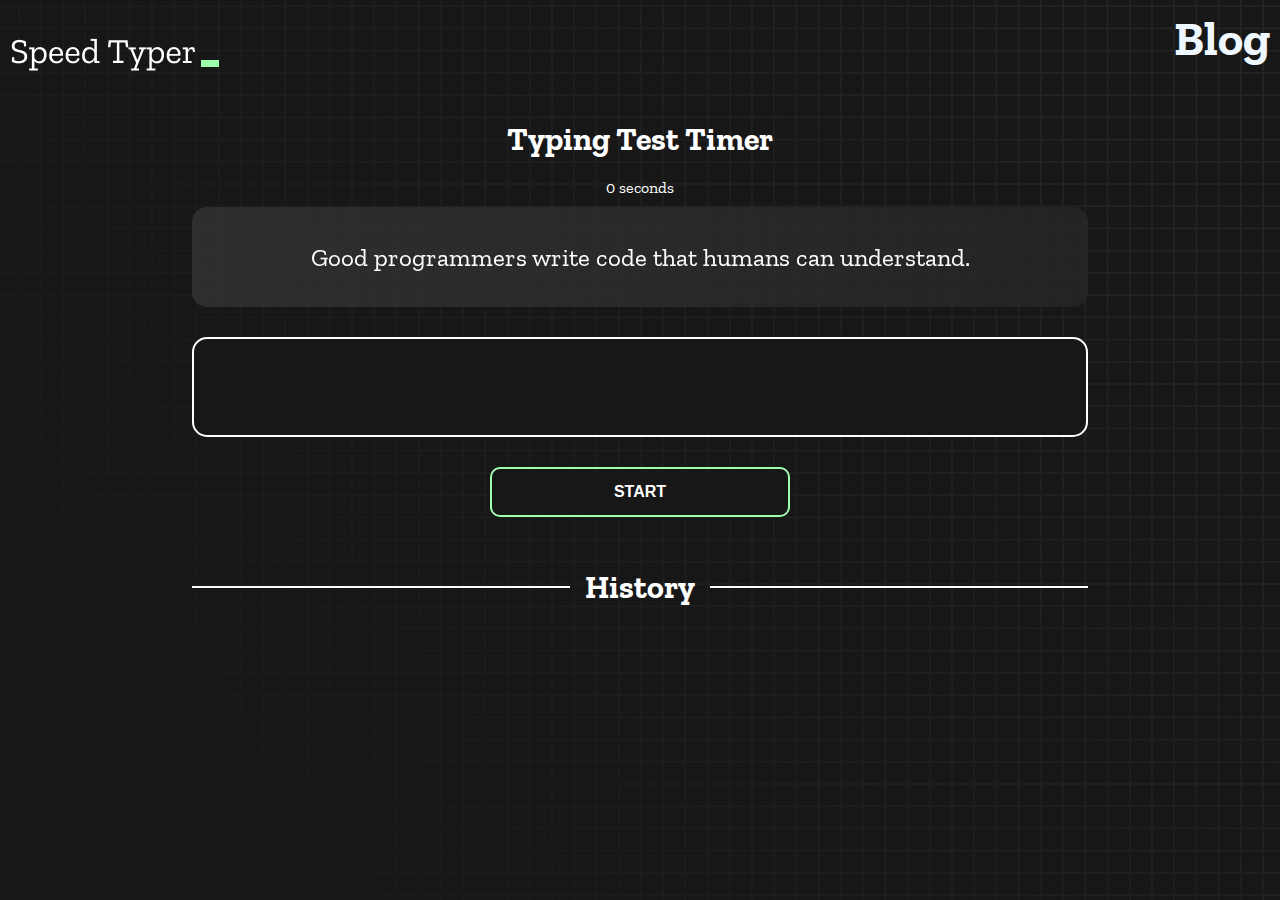
<file: index.html>
<!DOCTYPE html>
<html lang="en">
  <head>
    <meta charset="UTF-8" />
    <meta http-equiv="X-UA-Compatible" content="IE=edge" />
    <meta name="viewport" content="width=device-width, initial-scale=1.0" />
    <title>Speed Monster</title>
    <link rel="stylesheet" href="styles.css" />
    <link rel="preconnect" href="https://fonts.googleapis.com" />
    <link rel="preconnect" href="https://fonts.gstatic.com" crossorigin />
    <link
      href="https://fonts.googleapis.com/css2?family=Zilla+Slab:wght@300;400;500&display=swap"
      rel="stylesheet"
    />
  </head>
  <body>
    <!-- Header section -->
    <header>
      <nav class="navbar">
        <h1 class="title">
          <a href="index.html"><img src="./logo.png" /></a></h1>
          
        <h1 class="blog"><a href="blog.html">Blog</a></h1>
      </nav>
    </header>
    <!-- ---main section===== -->

    <main>
      <h1 class="timer">Typing Test Timer</h1>
    <div id="show-time">0 seconds</div>

    <div class="box-container">
      <div id="question"></div>

      <div id="display" class="inactive"></div>

      <div class="buttons">
        <button id="starts">START</button>
      </div>

      <div class="divider-container">
        <div class="line"></div>
        <h1 class="title2">History</h1>
        <div class="line"></div>
      </div>
      <div id="histories"></div>
    </div>

    <div id="countdown"></div>
    <div id="modal-background" class="hidden"></div>
    <div id="result" class="hidden"></div>
    </main>

    <script src="./history.js"></script>
    <script src="./script.js"></script>
  </body>
</html>
</file>
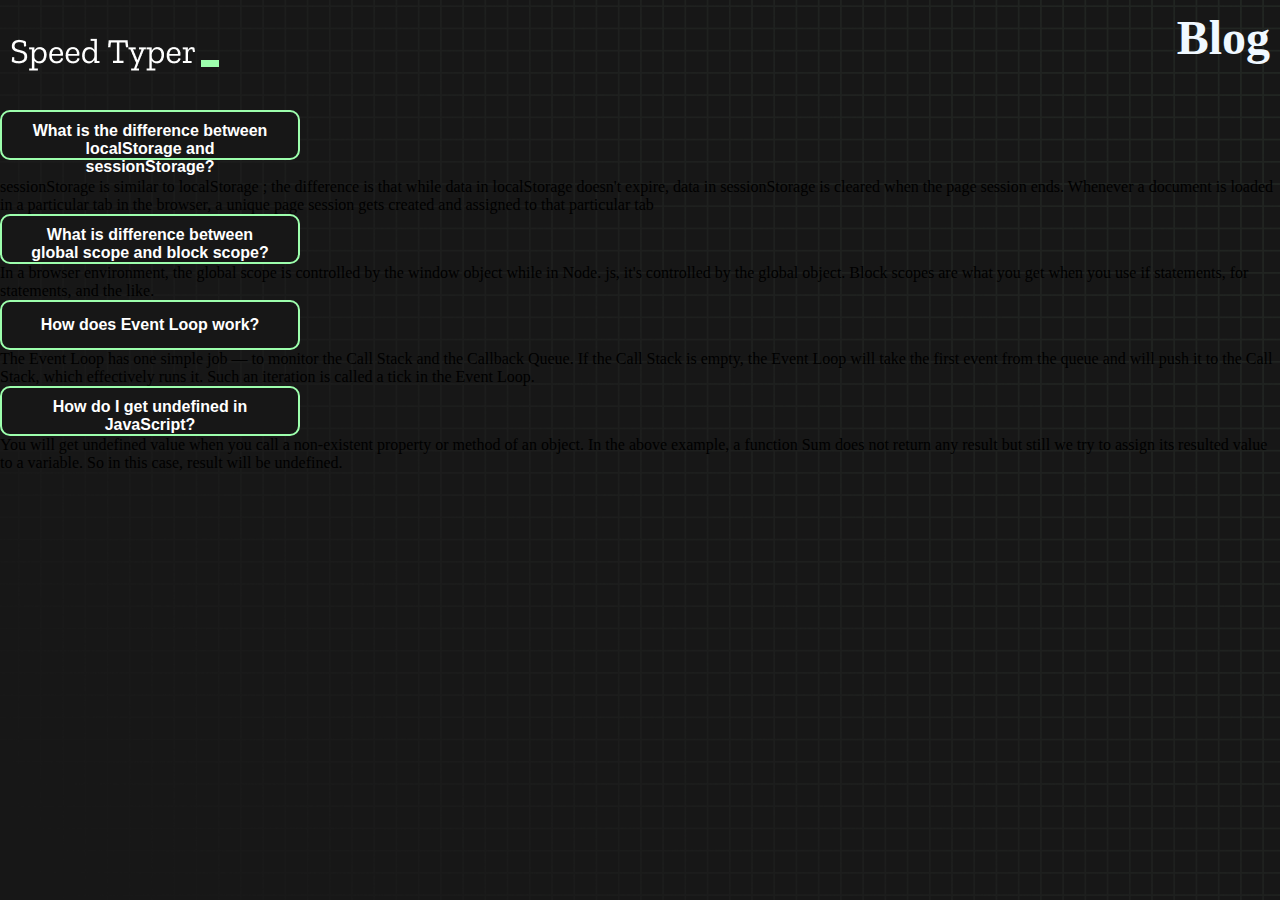
<file: blog.html>
<!DOCTYPE html>
<html lang="en">

<head>
    <meta charset="UTF-8">
    <meta http-equiv="X-UA-Compatible" content="IE=edge">
    <meta name="viewport" content="width=device-width, initial-scale=1.0">
    <link rel="stylesheet" href="styles.css" />
    <link href="https://cdn.jsdelivr.net/npm/bootstrap@5.2.1/dist/css/bootstrap.min.css" rel="stylesheet" integrity="sha384-iYQeCzEYFbKjA/T2uDLTpkwGzCiq6soy8tYaI1GyVh/UjpbCx/TYkiZhlZB6+fzT" crossorigin="anonymous">
    <title>My Blog</title>
</head>

<body>
  <!-- header section -->
    <header>
        <nav class="navbar">
            <h1 class="title">
                <a href="index.html"><img src="./logo.png" /></a>
            </h1>
            <h1 class="blog"><a href="blog.html">Blog</a></h1>
        </nav>
    </header>
    <main>
      <!-- acordian section -->
        <div class="accordion" id="accordionExample">
            <div class="accordion-item">
              <h2 class="accordion-header" id="headingOne">
                <button class="accordion-button" type="button" data-bs-toggle="collapse" data-bs-target="#collapseOne" aria-expanded="true" aria-controls="collapseOne">
                    What is the difference between localStorage and sessionStorage?
                </button>
              </h2>
              <div id="collapseOne" class="accordion-collapse collapse show" aria-labelledby="headingOne" data-bs-parent="#accordionExample">
                <div class="accordion-body">
                    sessionStorage is similar to localStorage ; the difference is that while data in localStorage doesn't expire, data in sessionStorage is cleared when the page session ends. Whenever a document is loaded in a particular tab in the browser, a unique page session gets created and assigned to that particular tab
                </div>
              </div>
            </div>
            <div class="accordion-item">
              <h2 class="accordion-header" id="headingTwo">
                <button class="accordion-button collapsed" type="button" data-bs-toggle="collapse" data-bs-target="#collapseTwo" aria-expanded="false" aria-controls="collapseTwo">
                    What is difference between global scope and block scope?
                </button>
              </h2>
              <div id="collapseTwo" class="accordion-collapse collapse" aria-labelledby="headingTwo" data-bs-parent="#accordionExample">
                <div class="accordion-body">
                    In a browser environment, the global scope is controlled by the window object while in Node. js, it's controlled by the global object. Block scopes are what you get when you use if statements, for statements, and the like.
                </div>
              </div>
            </div>
            <div class="accordion-item">
              <h2 class="accordion-header" id="headingThree">
                <button class="accordion-button collapsed" type="button" data-bs-toggle="collapse" data-bs-target="#collapseThree" aria-expanded="false" aria-controls="collapseThree">
                    How does Event Loop work?
                </button>
              </h2>
              <div id="collapseThree" class="accordion-collapse collapse" aria-labelledby="headingThree" data-bs-parent="#accordionExample">
                <div class="accordion-body">
                    The Event Loop has one simple job — to monitor the Call Stack and the Callback Queue. If the Call Stack is empty, the Event Loop will take the first event from the queue and will push it to the Call Stack, which effectively runs it. Such an iteration is called a tick in the Event Loop.
                </div>
              </div>
            </div>
            <div class="accordion-item">
              <h2 class="accordion-header" id="headingFour">
                <button class="accordion-button collapsed" type="button" data-bs-toggle="collapse" data-bs-target="#collapseFour" aria-expanded="false" aria-controls="collapseFour">
                    How do I get undefined in JavaScript?
                </button>
              </h2>
              <div id="collapseFour" class="accordion-collapse collapse" aria-labelledby="headingThree" data-bs-parent="#accordionExample">
                <div class="accordion-body">
                    You will get undefined value when you call a non-existent property or method of an object. In the above example, a function Sum does not return any result but still we try to assign its resulted value to a variable. So in this case, result will be undefined.
                </div>
              </div>
            </div>
          </div>

    </main>
    <script src="https://cdn.jsdelivr.net/npm/bootstrap@5.2.1/dist/js/bootstrap.bundle.min.js" integrity="sha384-u1OknCvxWvY5kfmNBILK2hRnQC3Pr17a+RTT6rIHI7NnikvbZlHgTPOOmMi466C8" crossorigin="anonymous"></script>
  </body>
</html>
</body>

</html>
</file>
<file: styles.css>
.navbar{
  text-align: center;
  display: flex;
  justify-content: space-between;
  text-align: center;
  margin: 10px;
}
.blog a{
  text-decoration: none;
  color: aliceblue;
  font-size:150%;
}
.timer{
  text-align: center;
  color: white;
  margin: 20px 0;
}

* {
  padding: 0;
  margin: 0;
  box-sizing: border-box;
}

body {
  background-image: url("./bg.png");
  background-size: cover;
  background-position: left top;
  font-family: "Zilla Slab", serif;
}

.box-container {
  width: 70%;
  margin: 0 auto;
}

#question {
  height: 100px;
  display: flex;
  align-items: center;
  justify-content: center;
  color: white;
  font-size: 25px;
  border-radius: 15px;
  background: rgb(255, 255, 255);
  background: linear-gradient(
    92.49deg,
    rgba(255, 255, 255, 0.1) 0.18%,
    rgba(255, 255, 255, 0.05) 99.85%
  );
  backdrop-filter: blur(5px);
  margin-bottom: 30px;
}

#display {
  height: 100px;
  display: flex;
  flex-wrap: wrap;
  align-items: center;
  padding-left: 5rem;
  color: white;
  font-size: 32px;
  background-color: #171717;
  border: 2px solid #9dffad;
  border-radius: 15px;
}

#countdown {
  position: fixed;
  height: 100vh;
  width: 100vw;
  background-color: rgba(0, 0, 0, 0.8);
  top: 0;
  left: 0;
  display: flex;
  align-items: center;
  justify-content: center;
  font-size: 3rem;
  color: white;
  display: none;
}
#result {
  position: fixed;
  top: 50%;
  left: 50%;
  transform: translate(-50%, -50%);
  height: 250px;
  width: 400px;
  background-color: #171717;
  border-radius: 15px;
  border: 2px solid #9dffad;
  color: white;
  text-align: center;
  padding: 2rem;
}
#show-time{
  text-align: center;
  color: white;
  margin: 10px 0;
}

.green {
  color: #9dffad;
}
.red {
  color: #eb6565;
}
.bold {
  font-weight: 700;
}
.inactive {
  border: 2px solid white !important;
}
.hidden {
  display: none;
}
.title {
  text-align: center;
  color: white;
  margin: 20px 0;
}

.divider-container {
  height: 80px;
  display: flex;
  justify-content: center;
  align-items: center;
  gap: 15px;
  margin: 0 auto;
}

.line {
  height: 2px;
  background: white;
  width: 100%;
}

.title2 {
  color: white;
  display: block;
}

.buttons {
  display: flex;
  justify-content: center;
  margin: 30px 0;
}
button {
  padding: 10px 20px;
  border: none;
  font-size: 16px;
  font-weight: bold;
  width: 300px;
  height: 50px;
  color: white;
  background-color: #171717;
  border-radius: 10px;
  border: 2px solid #9dffad;
  cursor: pointer;
}

#histories {
  display: flex;
  flex-wrap: wrap;
  justify-content: space-around;
}

.card {
  width: 100%;
  height: 100%;
  padding: 50px;
  display: flex;
  flex-direction: column;
  align-items: center;
  padding: 20px 30px;
  gap: 15px;
  color: white;
  border-radius: 15px;
  background: rgb(255, 255, 255);
  background: linear-gradient(
    92.49deg,
    rgba(255, 255, 255, 0.1) 0.18%,
    rgba(255, 255, 255, 0.05) 99.85%
  );
  backdrop-filter: blur(5px);
  margin-bottom: 30px;
  
}

#modal-background {
  background: rgb(255, 255, 255);
  background: linear-gradient(
    92.49deg,
    rgba(255, 255, 255, 0.1) 0.18%,
    rgba(255, 255, 255, 0.05) 99.85%
  );
  backdrop-filter: blur(5px);
  height: 100vh;
  width: 100%;
  position: fixed;
  top: 0;
  
}

/*------ responsive section for small device -----*/
@media only screen and (max-width: 668px) {
  .box-container {
    padding: 0 20px;
    width: 100%;
  }

  #header {

    justify-content: space-around;

  }

  #histories {
    display: flex;
    flex-wrap: wrap;
    justify-content: center;
  }

  #question {
    height: 100%;
    padding: 20px 10px;
  }
}


/* -----------responsive section for medium device------------ */
@media only screen and (min-width:669px) and (max-width: 1080px) {
  #histories {
    display: grid;
    grid-template-columns: repeat(2, 1fr);
    gap: 20px;
  }
}

/* -------------responsive section for large device=-------------- */
@media only screen and (min-width:1081px) {
  #histories {
    display: grid;
    grid-template-columns: repeat(1, 1fr);
    gap: 20px;
  }
  .card{
    display: flex;
    justify-content: space-between;
    flex-direction: row;
  }
}
</file>
